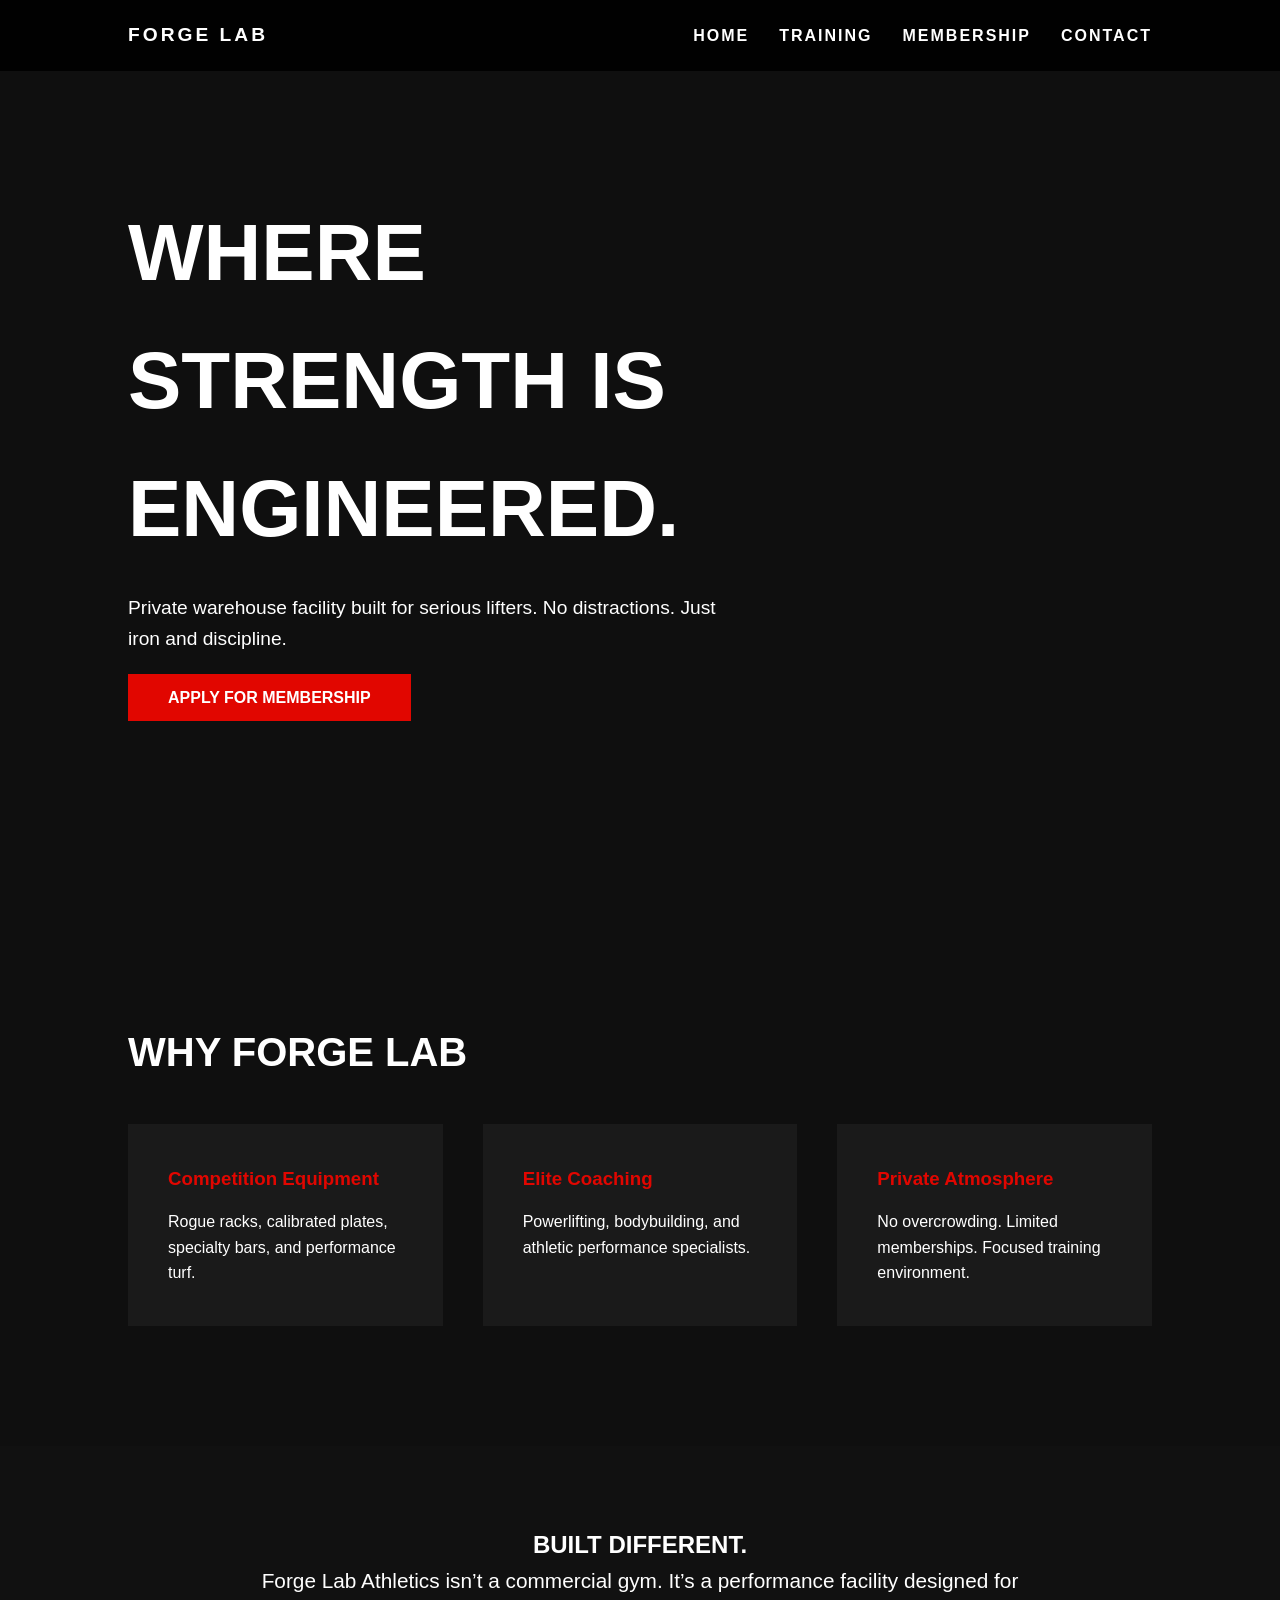
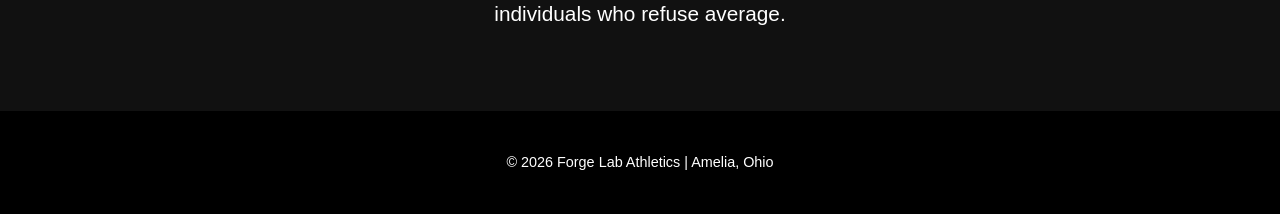
<file: index.html>
<!DOCTYPE html>
<html>
<head>
    <title>Forge Lab Athletics</title>
    <link rel="stylesheet" href="style.css">
</head>
<body>

<header>
    <div class="logo">FORGE LAB</div>
    <nav>
        <a href="index.html">HOME</a>
        <a href="training.html">TRAINING</a>
        <a href="membership.html">MEMBERSHIP</a>
        <a href="contact.html">CONTACT</a>
    </nav>
</header>

<section class="hero">
    <div class="hero-content">
        <h1>WHERE STRENGTH IS ENGINEERED.</h1>
        <p>Private warehouse facility built for serious lifters. No distractions. Just iron and discipline.</p>
        <a href="membership.html" class="btn">APPLY FOR MEMBERSHIP</a>
    </div>
</section>

<section class="section">
    <h2>WHY FORGE LAB</h2>
    <div class="grid">
        <div class="card">
            <h3>Competition Equipment</h3>
            <p>Rogue racks, calibrated plates, specialty bars, and performance turf.</p>
        </div>
        <div class="card">
            <h3>Elite Coaching</h3>
            <p>Powerlifting, bodybuilding, and athletic performance specialists.</p>
        </div>
        <div class="card">
            <h3>Private Atmosphere</h3>
            <p>No overcrowding. Limited memberships. Focused training environment.</p>
        </div>
    </div>
</section>

<section class="feature-strip">
    <h2>BUILT DIFFERENT.</h2>
    <p>Forge Lab Athletics isn’t a commercial gym. It’s a performance facility designed for individuals who refuse average.</p>
</section>

<footer>&#169;
    2026 Forge Lab Athletics | Amelia, Ohio
</footer>

</body>
</html>
</file>
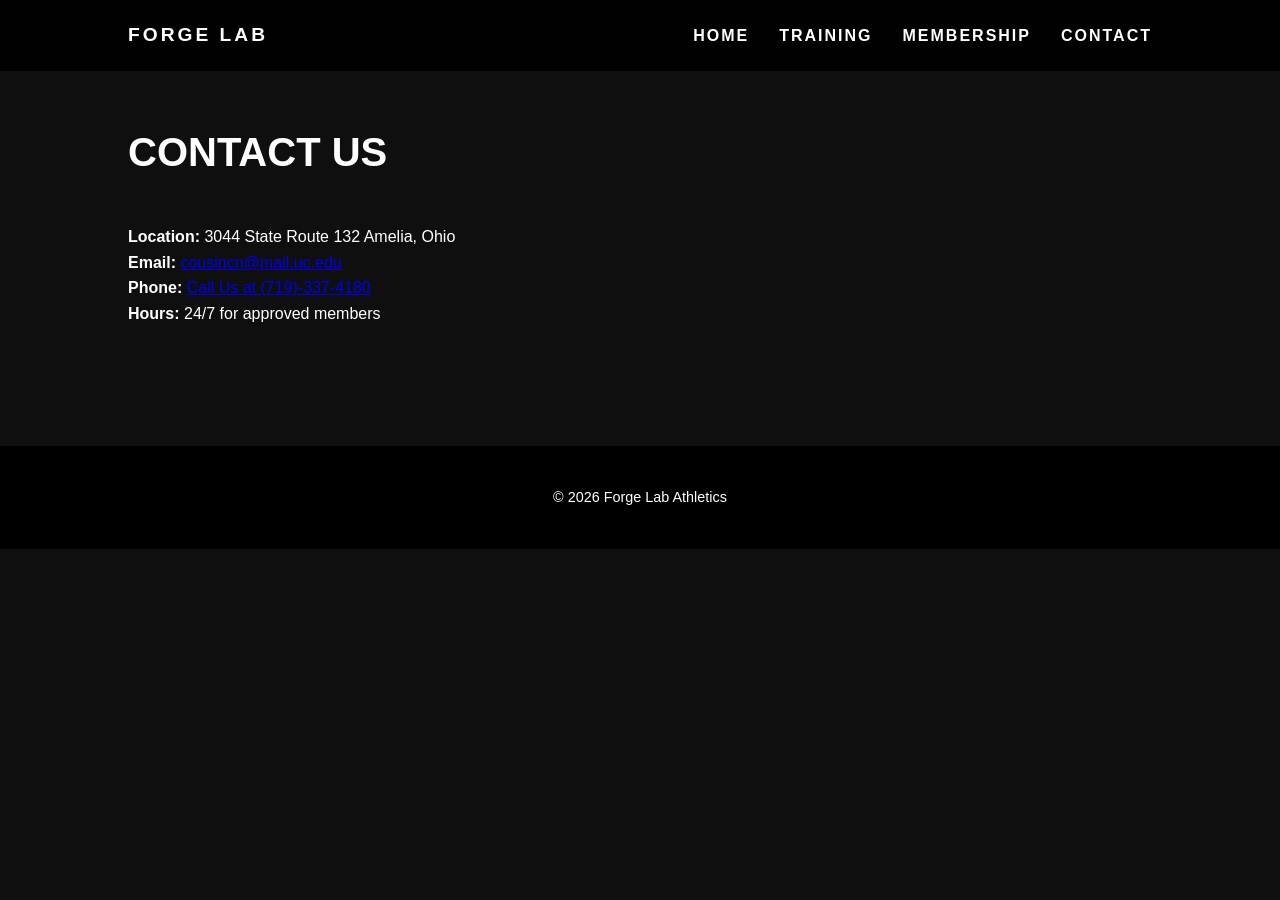
<file: contact.html>
<!DOCTYPE html>
<html>
<head>
    <title>Contact | Forge Lab Athletics</title>
    <link rel="stylesheet" href="style.css">
</head>
<body>

<header>
    <div class="logo">FORGE LAB</div>
    <nav>
        <a href="index.html">HOME</a>
        <a href="training.html">TRAINING</a>
        <a href="membership.html">MEMBERSHIP</a>
        <a href="contact.html">CONTACT</a>
    </nav>
</header>

<section class="section">
    <h2>CONTACT US</h2>
    <p><strong>Location:</strong> 3044 State Route 132 Amelia, Ohio</p>
    <p><strong>Email:</strong> <a href="mailto:cousincn@mail.uc.edu">cousincn@mail.uc.edu</a></p>
    <p><strong>Phone:</strong> <a href="tel:+1-719-337-4180">Call Us at (719)-337-4180</a></p>
    <p><strong>Hours:</strong> 24/7 for approved members</p>
</section>

<footer>&#169;
    2026 Forge Lab Athletics
</footer>

</body>
</html>
</file>
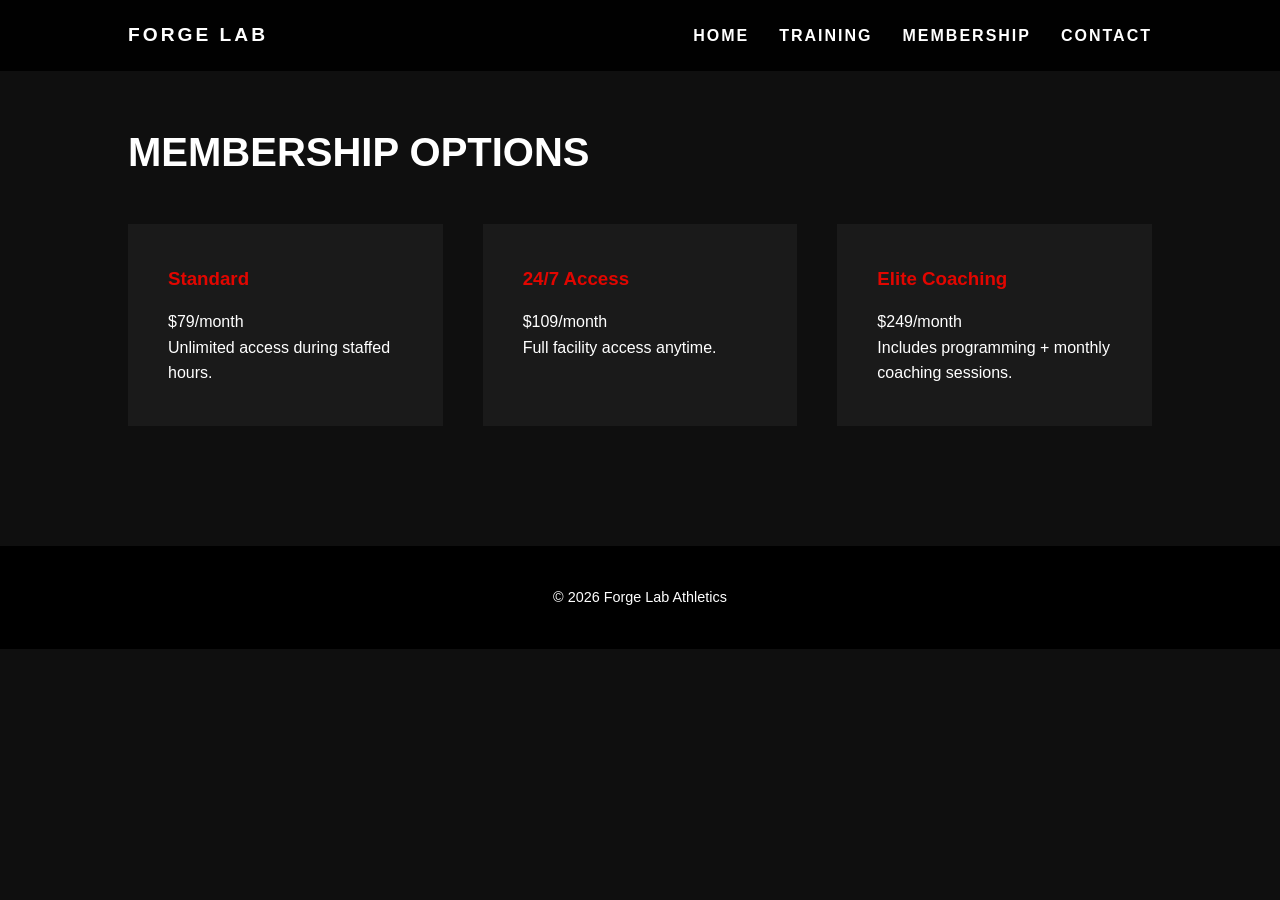
<file: membership.html>
<!DOCTYPE html>
<html>
<head>
    <title>Membership | Forge Lab Athletics</title>
    <link rel="stylesheet" href="style.css">
</head>
<body>

<header>
    <div class="logo">FORGE LAB</div>
    <nav>
        <a href="index.html">HOME</a>
        <a href="training.html">TRAINING</a>
        <a href="membership.html">MEMBERSHIP</a>
        <a href="contact.html">CONTACT</a>
    </nav>
</header>

<section class="section">
    <h2>MEMBERSHIP OPTIONS</h2>
    <div class="grid">
        <div class="card">
            <h3>Standard</h3>
            <p>$79/month</p>
            <p>Unlimited access during staffed hours.</p>
        </div>
        <div class="card">
            <h3>24/7 Access</h3>
            <p>$109/month</p>
            <p>Full facility access anytime.</p>
        </div>
        <div class="card">
            <h3>Elite Coaching</h3>
            <p>$249/month</p>
            <p>Includes programming + monthly coaching sessions.</p>
        </div>
    </div>
</section>

<footer>&#169;
    2026 Forge Lab Athletics
</footer>

</body>
</html>
</file>
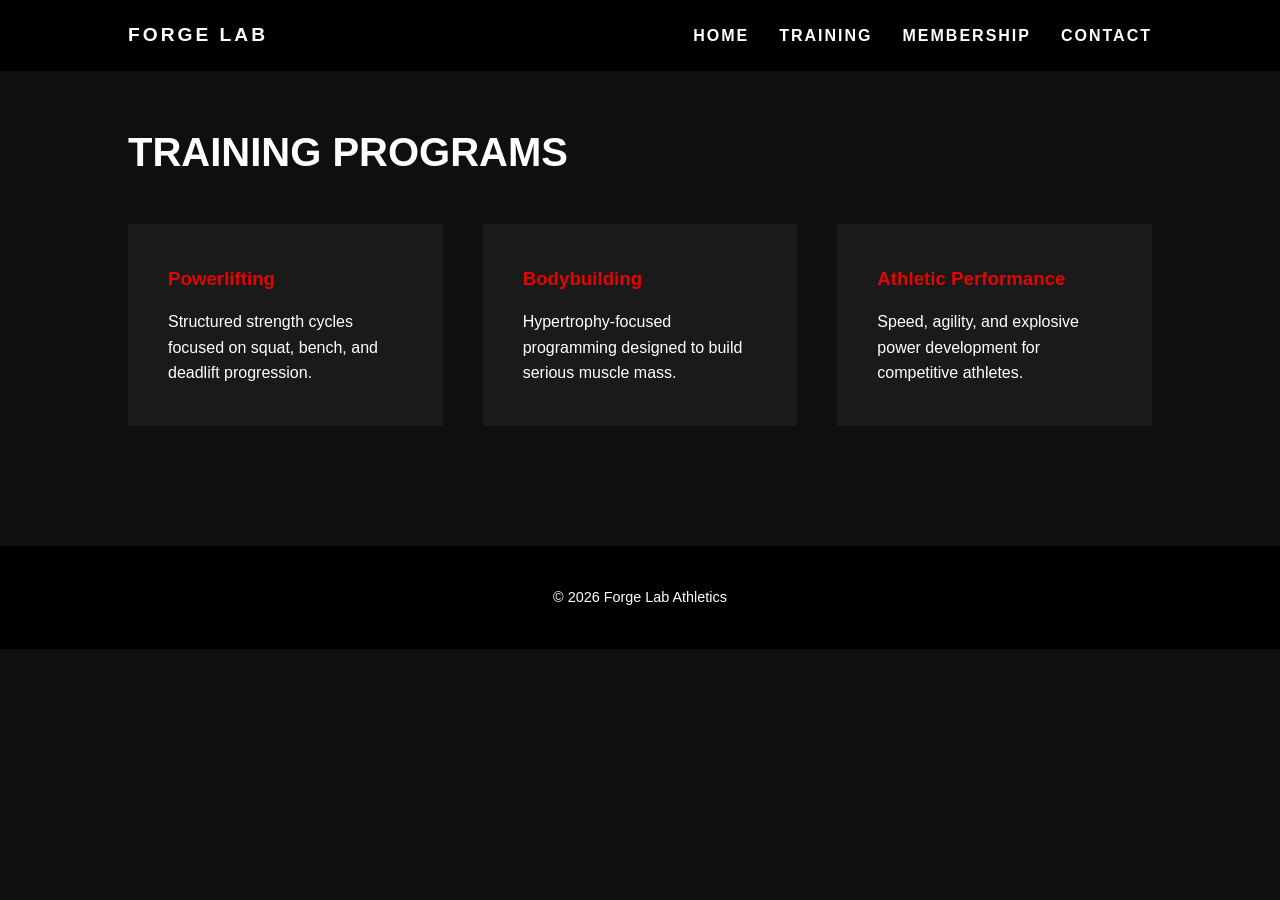
<file: training.html>
<!DOCTYPE html>
<html>
<head>
    <title>Training | Forge Lab Athletics</title>
    <link rel="stylesheet" href="style.css">
</head>
<body>

<header>
    <div class="logo">FORGE LAB</div>
    <nav>
        <a href="index.html">HOME</a>
        <a href="training.html">TRAINING</a>
        <a href="membership.html">MEMBERSHIP</a>
        <a href="contact.html">CONTACT</a>
    </nav>
</header>

<section class="section">
    <h2>TRAINING PROGRAMS</h2>
    <div class="grid">
        <div class="card">
            <h3>Powerlifting</h3>
            <p>Structured strength cycles focused on squat, bench, and deadlift progression.</p>
        </div>
        <div class="card">
            <h3>Bodybuilding</h3>
            <p>Hypertrophy-focused programming designed to build serious muscle mass.</p>
        </div>
        <div class="card">
            <h3>Athletic Performance</h3>
            <p>Speed, agility, and explosive power development for competitive athletes.</p>
        </div>
    </div>
</section>

<footer>&#169;
    2026 Forge Lab Athletics
</footer>

</body>
</html>
</file>
<file: style.css>
* {
    margin: 0;
    padding: 0;
    box-sizing: border-box;
}

body {
    font-family: 'Montserrat', sans-serif;
    background-color: #0f0f0f;
    color: #ffffff;
    line-height: 1.6;
}

header {
    background: rgba(0,0,0,0.9);
    position: fixed;
    width: 100%;
    top: 0;
    padding: 20px 10%;
    display: flex;
    justify-content: space-between;
    align-items: center;
}

.logo {
    font-weight: 800;
    font-size: 1.2rem;
    letter-spacing: 3px;
}

nav {
    display: flex;
    gap: 30px;
}

nav a {
    color: white;
    text-decoration: none;
    font-weight: 600;
    letter-spacing: 2px;
    transition: 0.3s;
}

nav a:hover {
    color: #e10600;
}

.hero {
    height: 100vh;
    background: url('https://images.unsplash.com/photo-1534438327276-14e5300c3a48') center/cover no-repeat;
    display: flex;
    align-items: center;
    padding: 0 10%;
}

.hero-content {
    max-width: 600px;
}

.hero h1 {
    font-size: 5rem;
    font-weight: 800;
    margin-bottom: 20px;
}

.hero p {
    font-weight: 300;
    font-size: 1.2rem;
    margin-bottom: 30px;
}

.btn {
    padding: 15px 40px;
    background: #e10600;
    color: white;
    text-decoration: none;
    font-weight: 600;
    transition: 0.3s;
}

.btn:hover {
    background: white;
    color: black;
}

.section {
    padding: 120px 10%;
}

.section h2 {
    font-size: 2.5rem;
    margin-bottom: 40px;
    font-weight: 800;
}

.grid {
    display: grid;
    grid-template-columns: repeat(auto-fit, minmax(280px, 1fr));
    gap: 40px;
}

.card {
    background: #1a1a1a;
    padding: 40px;
    transition: 0.3s;
}

.card:hover {
    background: #222;
    transform: translateY(-5px);
}

.card h3 {
    margin-bottom: 15px;
    color: #e10600;
}

.feature-strip {
    background: #111;
    text-align: center;
    padding: 80px 10%;
}

.feature-strip p {
    max-width: 800px;
    margin: auto;
    font-size: 1.3rem;
}

footer {
    background: black;
    text-align: center;
    padding: 40px;
    font-size: 0.9rem;
}
</file>
